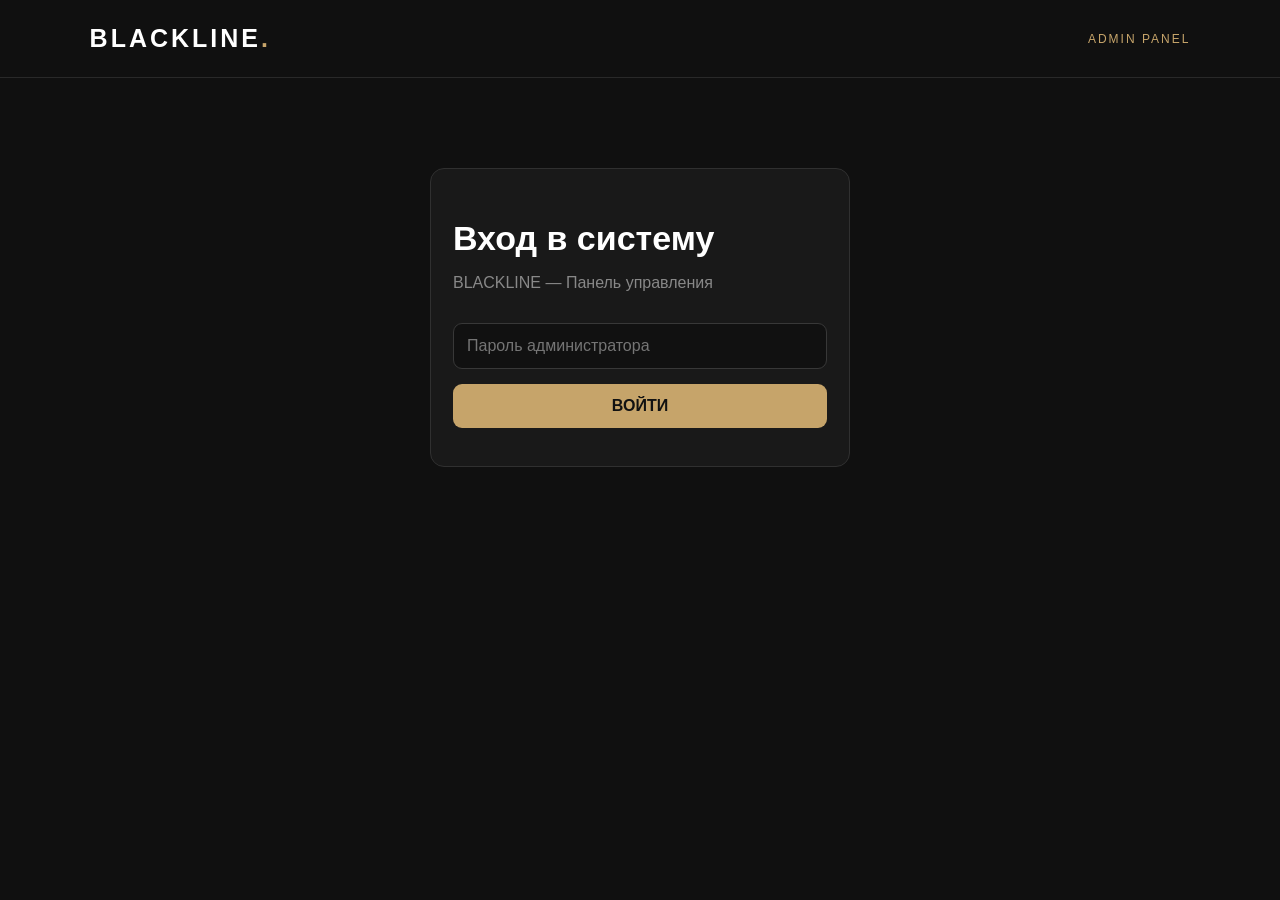
<file: admin.html>
<!DOCTYPE html>
<html lang="ru">
<head>
<meta charset="UTF-8">
<meta name="viewport" content="width=device-width, initial-scale=1">
<title>BLACKLINE — Admin</title>
<style>
*{box-sizing:border-box}
body{margin:0;background:#101010;color:#fff;font-family:Arial,sans-serif}
header{padding:24px 7%;border-bottom:1px solid #292929;display:flex;justify-content:space-between;align-items:center}
.logo{font-size:25px;font-weight:900;letter-spacing:3px}
.logo span{color:#c6a46a}
.admin-label{color:#c6a46a;font-size:12px;letter-spacing:2px}
main{max-width:1200px;margin:45px auto;padding:0 22px}
h1{font-size:34px;margin-bottom:8px}
.subtitle{color:#888}
.panel,.stat{background:#191919;border:1px solid #303030;border-radius:14px;padding:22px}
.stats{display:grid;grid-template-columns:repeat(3,1fr);gap:16px;margin:30px 0}
.stat p{color:#888;margin:0 0 12px}
.stat strong{font-size:30px;color:#c6a46a}
input,select,button{font:inherit}
input,select{background:#111;color:white;border:1px solid #383838;border-radius:9px;padding:13px;width:100%;outline:none}
button{background:#c6a46a;color:#111;border:0;border-radius:9px;padding:13px 20px;font-weight:bold;cursor:pointer}
button:hover{background:#dfbd80}
.login{max-width:420px;margin:90px auto}
.login input{margin:15px 0}
.error{color:#ff7777;margin-top:12px}
.toolbar{display:grid;grid-template-columns:2fr 1fr 1fr;gap:12px;margin:20px 0}
.table-wrap{overflow-x:auto}
table{width:100%;border-collapse:collapse;min-width:750px}
th,td{text-align:left;padding:15px 12px;border-bottom:1px solid #303030;font-size:14px}
th{color:#c6a46a}
.muted{color:#888}
.message{padding:30px;text-align:center;color:#aaa}
.hidden{display:none!important}
.logout{background:#292929;color:white}
@media(max-width:700px){.stats{grid-template-columns:1fr}.toolbar{grid-template-columns:1fr}h1{font-size:27px}}
</style>
</head>
<body>
<header>
 <div class="logo">BLACKLINE<span>.</span></div>
 <div class="admin-label">ADMIN PANEL</div>
</header>

<main>
 <section id="login" class="login panel">
  <h1>Вход в систему</h1>
  <p class="subtitle">BLACKLINE — Панель управления</p>
  <form id="login-form">
   <input id="password" type="password" placeholder="Пароль администратора" required>
   <button type="submit" style="width:100%">ВОЙТИ</button>
  </form>
  <p id="login-error" class="error"></p>
 </section>

 <section id="dashboard" class="hidden">
  <h1>Панель управления</h1>
  <p class="subtitle">Управление онлайн-записями BLACKLINE</p>
  <button class="logout" id="logout">Выйти</button>

  <section class="stats">
   <div class="stat"><p>Всего записей</p><strong id="total">—</strong></div>
   <div class="stat"><p>Сегодня</p><strong id="today">—</strong></div>
   <div class="stat"><p>Филиалы</p><strong>3</strong></div>
  </section>

  <section class="panel">
   <h2>Записи клиентов</h2>
   <div class="toolbar">
    <input id="search" placeholder="Поиск по имени или телефону">
    <select id="branch"><option value="">Все филиалы</option></select>
    <select id="master"><option value="">Все барберы</option></select>
   </div>
   <p id="status" class="muted">Загрузка записей...</p>
   <div class="table-wrap">
    <table>
     <thead><tr>
      <th>Клиент</th><th>Телефон</th><th>Филиал</th>
      <th>Барбер</th><th>Услуги</th><th>Дата</th>
      <th>Время</th><th>Цена</th>
     </tr></thead>
     <tbody id="rows"></tbody>
    </table>
   </div>
  </section>
 </section>
</main>

<script>
const login = document.getElementById("login");
const dashboard = document.getElementById("dashboard");
const passwordInput = document.getElementById("password");
const loginError = document.getElementById("login-error");
const rows = document.getElementById("rows");

let bookings = [];
let adminPassword = "";

document.getElementById("login-form").addEventListener("submit", async (event) => {
 event.preventDefault();
 adminPassword = passwordInput.value;
 loginError.textContent = "Проверяем пароль...";
 await loadBookings(true);
});

document.getElementById("logout").addEventListener("click", () => {
 adminPassword = "";
 bookings = [];
 rows.replaceChildren();
 dashboard.classList.add("hidden");
 login.classList.remove("hidden");
 passwordInput.value = "";
 loginError.textContent = "";
});

async function loadBookings(showLoginError = false) {
 try {
  const response = await fetch("/.netlify/functions/bookings", {
   headers: { Authorization: "Bearer " + adminPassword },
   cache: "no-store"
  });

  if (response.status === 401) {
   loginError.textContent = "Неверный пароль.";
   adminPassword = "";
   return;
  }

  if (!response.ok) throw new Error("Ошибка сервера: " + response.status);

  const result = await response.json();
  bookings = result.bookings || [];

  login.classList.add("hidden");
  dashboard.classList.remove("hidden");
  renderBookings();
 } catch (error) {
  loginError.textContent = "Не удалось подключиться. Проверь публикацию функции Netlify.";
  if (!showLoginError) {
   document.getElementById("status").textContent = error.message;
  }
 }
}

function value(data, key) {
 return String(data?.[key] ?? "");
}

function renderBookings() {
 const search = document.getElementById("search").value.toLowerCase();
 const branch = document.getElementById("branch").value;
 const master = document.getElementById("master").value;

 const normalized = bookings.map(item => ({
  item,
  data: item.data || {}
 }));

 const branches = [...new Set(normalized.map(x => value(x.data,"branch")).filter(Boolean))];
 const masters = [...new Set(normalized.map(x => value(x.data,"master")).filter(Boolean))];

 fillSelect("branch", "Все филиалы", branches, branch);
 fillSelect("master", "Все барберы", masters, master);

 const filtered = normalized.filter(({data}) => {
  const text = [
   value(data,"name"), value(data,"phone"),
   value(data,"services"), value(data,"branch")
  ].join(" ").toLowerCase();

  return text.includes(search)
   && (!branch || value(data,"branch") === branch)
   && (!master || value(data,"master") === master);
 });

 document.getElementById("total").textContent = bookings.length;
 const today = new Date().toISOString().slice(0,10);
 document.getElementById("today").textContent =
  normalized.filter(x => value(x.data,"date") === today).length;

 document.getElementById("status").textContent =
  "Найдено записей: " + filtered.length;

 rows.replaceChildren();

 filtered.forEach(({item,data}) => {
  const tr = document.createElement("tr");
  [
   "name","phone","branch","master","services","date","time","price"
  ].forEach(key => {
   const td = document.createElement("td");
   td.textContent = value(data,key) || "—";
   tr.appendChild(td);
  });
  rows.appendChild(tr);
 });
}

function fillSelect(id, first, values, selected) {
 const select = document.getElementById(id);
 const current = selected;
 select.replaceChildren(new Option(first,""));
 values.forEach(value => select.add(new Option(value,value)));
 select.value = current;
}

["search","branch","master"].forEach(id => {
 document.getElementById(id).addEventListener("input", renderBookings);
 document.getElementById(id).addEventListener("change", renderBookings);
});
</script>
</body>
</html>
</file>
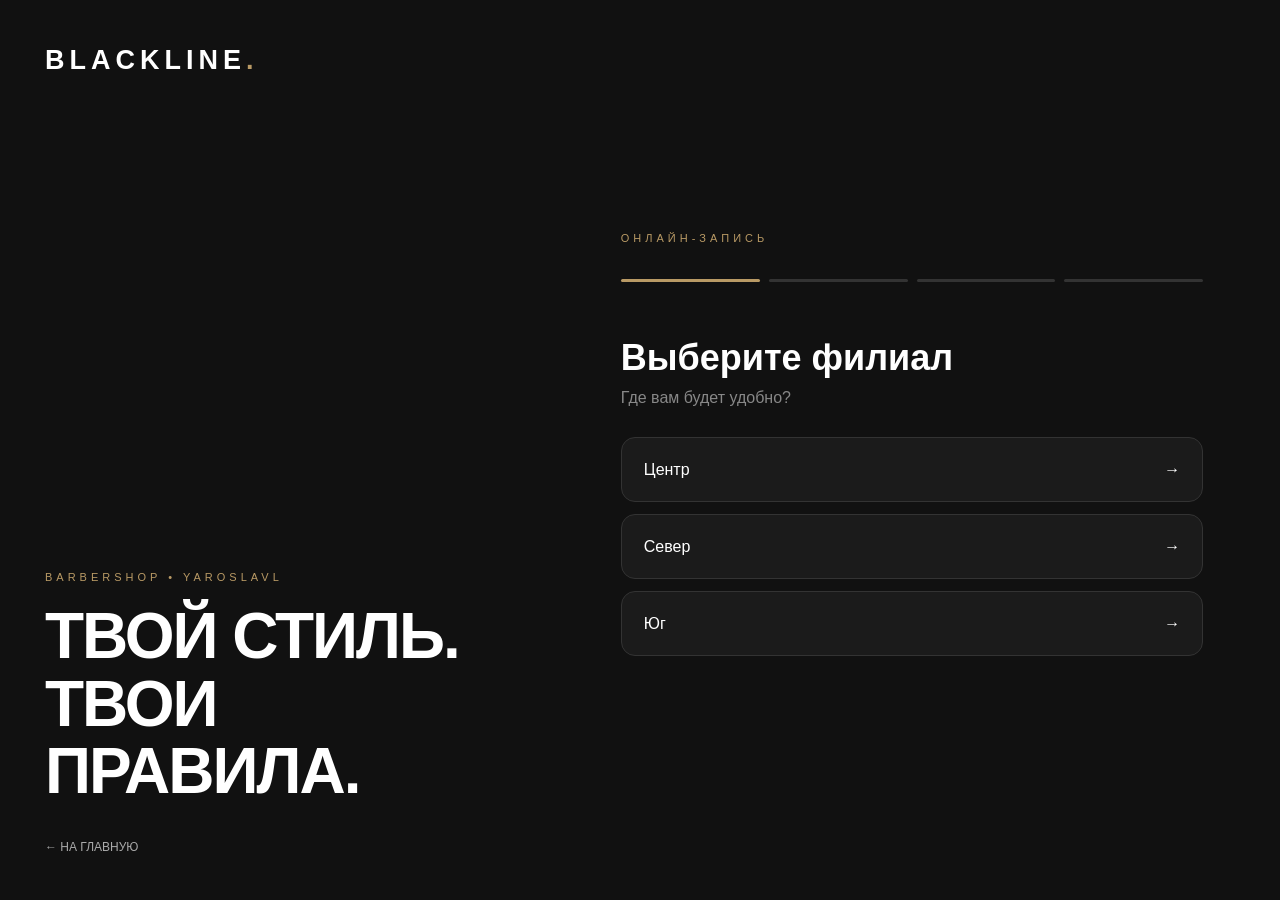
<file: booking.html>
<!DOCTYPE html>
<html lang="ru">
<head>
    <meta charset="UTF-8">
    <meta name="viewport" content="width=device-width, initial-scale=1.0">
    <title>BLACKLINE — Онлайн-запись</title>
    <link rel="stylesheet" href="style.css">
</head>
<body class="booking-body">

<div class="booking-page">

    <section class="booking-left">
        <a href="index.html" class="booking-logo">
            BLACKLINE<span>.</span>
        </a>

        <div class="booking-intro">
            <p>BARBERSHOP • YAROSLAVL</p>
            <h1>ТВОЙ СТИЛЬ.<br>ТВОИ ПРАВИЛА.</h1>
            <a href="index.html" class="back-home">← НА ГЛАВНУЮ</a>
        </div>
    </section>

    <section class="booking-right">

        <p class="booking-label">ОНЛАЙН-ЗАПИСЬ</p>

        <div class="booking-progress">
            <span class="active"></span>
            <span></span>
            <span></span>
            <span></span>
        </div>

        <div class="booking-content">

            <div class="booking-screen active-screen" id="step-1">
                <h2>Выберите филиал</h2>
                <p>Где вам будет удобно?</p>

                <button class="choice-card" data-branch="Центр">
                    Центр <span>→</span>
                </button>

                <button class="choice-card" data-branch="Север">
                    Север <span>→</span>
                </button>

                <button class="choice-card" data-branch="Юг">
                    Юг <span>→</span>
                </button>
            </div>

            <div class="booking-screen" id="step-2">
                <h2>Выберите барбера</h2>
                <p>Кто будет создавать ваш образ?</p>

                <button class="choice-card" data-master="Максим">
                    Максим <span>→</span>
                </button>

                <button class="choice-card" data-master="Саня">
                    Саня <span>→</span>
                </button>
            </div>

            <div class="booking-screen" id="step-3">
                <h2>Выберите услуги</h2>
                <p>Можно выбрать несколько услуг</p>

                <div class="service-options">

                    <button class="choice-card service-option"
                        data-service="Мужская стрижка"
                        data-price="1500"
                        data-duration="45">
                        <span>Мужская стрижка</span>
                        <strong>1 500 ₽</strong>
                        <small>45 минут</small>
                    </button>

                    <button class="choice-card service-option"
                        data-service="Стрижка машинкой"
                        data-price="900"
                        data-duration="30">
                        <span>Стрижка машинкой</span>
                        <strong>900 ₽</strong>
                        <small>30 минут</small>
                    </button>

                    <button class="choice-card service-option"
                        data-service="Оформление бороды"
                        data-price="800"
                        data-duration="30">
                        <span>Оформление бороды</span>
                        <strong>800 ₽</strong>
                        <small>30 минут</small>
                    </button>

                </div>

                <div class="service-summary">
                    <h3 id="selected-count">Выбрано: 0 услуг</h3>
                    <p id="selected-details">Выберите услуги выше</p>
                    <p class="summary-total" id="selected-total">
                        0 ₽ • 0 минут
                    </p>
                </div>

                <button id="continue-services" class="main-btn" disabled>
                    ПРОДОЛЖИТЬ →
                </button>
            </div>

            <div class="booking-screen" id="step-4">
                <h2>Выберите дату и время</h2>
                <p>Когда вам удобно прийти?</p>

                <input type="date" id="booking-date">

                <div class="time-options">
                    <button class="choice-card" data-time="10:00">10:00</button>
                    <button class="choice-card" data-time="12:00">12:00</button>
                    <button class="choice-card" data-time="14:00">14:00</button>
                    <button class="choice-card" data-time="16:00">16:00</button>
                </div>

                <div class="service-summary">
                    <p id="final-summary">Ваш выбор появится здесь</p>
                </div>

                <div class="client-form">
                    <h3>Ваши данные</h3>

                    <input
                        type="text"
                        id="client-name"
                        placeholder="Ваше имя"
                        autocomplete="name"
                    >

                    <input
                        type="tel"
                        id="client-phone"
                        placeholder="+7 (999) 123-45-67"
                        autocomplete="tel"
                    >

                    <button id="confirm-booking" class="main-btn" disabled>
                        ПОДТВЕРДИТЬ ЗАПИСЬ
                    </button>
                </div>
            </div>

        </div>

        <button id="back-button" hidden>
            ← НАЗАД
        </button>

    </section>
</div>

<!-- Скрытая форма для Netlify -->
<form name="blackline-booking"
      method="POST"
      data-netlify="true"
      netlify-honeypot="bot-field"
      hidden>

    <input type="hidden" name="form-name" value="blackline-booking">

    <input name="bot-field">

    <input name="branch">
    <input name="master">
    <input name="services">
    <input name="date">
    <input name="time">
    <input name="name">
    <input name="phone">
    <input name="price">
    <input name="duration">
</form>

<script src="script.js"></script>
</body>
</html>
</file>
<file: style.css>
/* ==============================
   BLACKLINE — ОБЩИЕ НАСТРОЙКИ
============================== */

* {
    margin: 0;
    padding: 0;
    box-sizing: border-box;
}

html {
    scroll-behavior: smooth;
}

body {
    background: #101010;
    color: #f5f5f5;
    font-family: Arial, sans-serif;
}

:root {
    --gold: #b99a65;
    --dark: #101010;
    --card: #1b1b1b;
    --border: #303030;
}

.gold-label {
    color: var(--gold);
    font-size: 11px;
    letter-spacing: 4px;
    font-weight: bold;
}

.main-btn,
.header-btn {
    display: inline-flex;
    justify-content: center;
    align-items: center;
    padding: 16px 25px;
    background: var(--gold);
    color: #111;
    border: 1px solid var(--gold);
    border-radius: 9px;
    text-decoration: none;
    font-size: 12px;
    font-weight: bold;
    letter-spacing: 1px;
    transition: .3s;
    cursor: pointer;
}

.main-btn:hover,
.header-btn:hover {
    background: transparent;
    color: var(--gold);
}


/* ==============================
   ГЛАВНАЯ — ШАПКА
============================== */

.home-header {
    height: 90px;
    padding: 0 8%;
    display: flex;
    align-items: center;
    justify-content: space-between;
    background: #101010;
    border-bottom: 1px solid #292929;
}

.logo {
    color: white;
    font-size: 25px;
    font-weight: bold;
    letter-spacing: 5px;
    text-decoration: none;
}

.logo span,
.booking-logo span {
    color: var(--gold);
}

.home-header nav {
    display: flex;
    gap: 30px;
}

.home-header nav a {
    color: #aaa;
    font-size: 13px;
    text-decoration: none;
    transition: .3s;
}

.home-header nav a:hover {
    color: var(--gold);
}


/* ==============================
   ГЛАВНАЯ — ПЕРВЫЙ ЭКРАН
============================== */

.hero {
    min-height: 720px;
    padding: 100px 10%;
    position: relative;
    display: flex;
    align-items: center;
    overflow: hidden;
    background:
        linear-gradient(90deg, #101010 4%, #101010e8 35%, #10101055 100%),
        url("https://images.unsplash.com/photo-1503951914875-452162b0f3f1?w=1800")
        center/cover no-repeat;
}

.hero-content {
    position: relative;
    z-index: 2;
    max-width: 750px;
}

.hero h1 {
    color: white;
    font-size: clamp(48px, 7vw, 88px);
    line-height: 1;
    letter-spacing: -4px;
    margin: 25px 0;
}

.hero-description {
    color: #aaa;
    line-height: 1.8;
    max-width: 420px;
    margin-bottom: 30px;
}

.hero-bottom {
    position: absolute;
    bottom: 30px;
    left: 10%;
    right: 10%;
    display: flex;
    justify-content: space-between;
    color: #888;
    font-size: 10px;
    letter-spacing: 2px;
}


/* ==============================
   ОБЩИЕ СЕКЦИИ
============================== */

.about-section,
.services-section,
.team-section {
    padding: 110px 10%;
    background: #111;
    color: white;
}

.section-heading {
    margin-bottom: 45px;
}

.section-heading h2 {
    color: white;
    font-size: clamp(32px, 4vw, 48px);
    margin-top: 15px;
}

.section-description {
    color: #888;
    margin-top: 15px;
}


/* ==============================
   О НАС
============================== */

.about-content {
    display: grid;
    grid-template-columns: 1fr 1fr;
    gap: 60px;
    align-items: center;
}

.about-image {
    height: 450px;
    overflow: hidden;
    border-radius: 8px;
}

.about-image img {
    display: block;
    width: 100%;
    height: 100%;
    object-fit: cover;
}

.about-text h3 {
    color: white;
    font-size: 27px;
    line-height: 1.3;
    margin: 20px 0;
}

.about-text > p:not(.gold-label) {
    color: #999;
    line-height: 1.9;
    margin-bottom: 15px;
}

.text-link {
    display: inline-block;
    color: var(--gold);
    text-decoration: none;
    margin-top: 20px;
    font-size: 12px;
    letter-spacing: 1px;
}


/* ==============================
   УСЛУГИ И КОНТАКТЫ
============================== */

.services-layout {
    display: grid;
    grid-template-columns: 1.5fr .8fr;
    gap: 35px;
    align-items: stretch;
}

.services-grid {
    display: grid;
    gap: 15px;
}

.service-card {
    padding: 28px;
    background: var(--card);
    border: 1px solid var(--border);
    border-radius: 9px;
    transition: .3s;
}

.service-card:hover {
    border-color: var(--gold);
    transform: translateY(-3px);
}

.service-number {
    color: var(--gold);
    font-size: 12px;
}

.service-card h3 {
    color: white;
    margin: 15px 0 8px;
    font-size: 21px;
}

.service-card p {
    color: #888;
    font-size: 14px;
    margin-bottom: 18px;
}

.service-card strong {
    color: var(--gold);
    font-size: 18px;
}

.contact-card {
    padding: 35px;
    background: #1a1a1a;
    border: 1px solid #39332a;
    border-radius: 9px;
}

.contact-card h2 {
    color: white;
    font-size: 27px;
    margin: 18px 0;
}

.contact-description {
    color: #999;
    line-height: 1.7;
    margin-bottom: 30px;
}

.contact-info {
    border-top: 1px solid #333;
    padding: 18px 0;
}

.contact-info span {
    color: var(--gold);
    font-size: 10px;
    letter-spacing: 2px;
}

.contact-info p {
    color: white;
    margin-top: 8px;
}

.contact-button {
    width: 100%;
    margin-top: 20px;
}


/* ==============================
   БАРБЕРЫ
============================== */

.team-section {
    background: #151515;
}

.team-grid {
    display: grid;
    grid-template-columns: repeat(2, minmax(0, 1fr));
    gap: 25px;
    max-width: 950px;
}

.barber-card {
    background: #1c1c1c;
    border: 1px solid #303030;
    border-radius: 9px;
    overflow: hidden;
}

.barber-photo {
    height: 420px;
    overflow: hidden;
}

.barber-photo img {
    display: block;
    width: 100%;
    height: 100%;
    object-fit: cover;
    object-position: center;
    transition: .5s;
}

.barber-card:hover img {
    transform: scale(1.04);
}

.barber-info {
    padding: 25px;
}

.barber-info span {
    color: var(--gold);
    font-size: 10px;
    letter-spacing: 3px;
}

.barber-info h3 {
    color: white;
    font-size: 25px;
    margin: 12px 0;
}

.barber-info p {
    color: #999;
    font-size: 14px;
}

.team-booking {
    margin-top: 50px;
    padding: 35px;
    border: 1px solid #333;
    border-radius: 9px;
    display: flex;
    align-items: center;
    justify-content: space-between;
    gap: 20px;
}

.team-booking p {
    color: white;
    font-weight: bold;
    letter-spacing: 1px;
}


/* ==============================
   ФИНАЛ И ПОДВАЛ
============================== */

.final-section {
    padding: 110px 10%;
    text-align: center;
    background: #101010;
}

.final-section h2 {
    color: white;
    font-size: clamp(30px, 5vw, 55px);
    margin: 20px 0 30px;
}

.home-footer {
    padding: 35px 8%;
    background: #090909;
    border-top: 1px solid #292929;
    display: flex;
    align-items: center;
    justify-content: space-between;
}

.home-footer p,
.home-footer > a:last-child {
    color: #777;
    font-size: 11px;
    text-decoration: none;
}


/* ==============================
   СТРАНИЦА ОНЛАЙН-ЗАПИСИ
============================== */

.booking-body {
    min-height: 100vh;
    background: #111;
}

.booking-page {
    min-height: 100vh;
    display: grid;
    grid-template-columns: .85fr 1.15fr;
    background: #111;
}

.booking-left {
    min-height: 100vh;
    padding: 45px;
    display: flex;
    flex-direction: column;
    justify-content: space-between;
    background:
        linear-gradient(0deg, #111 0%, #1115 55%, #1119 100%),
        url("https://images.unsplash.com/photo-1503951914875-452162b0f3f1?w=1200")
        center/cover no-repeat;
}

.booking-logo {
    color: white;
    font-size: 27px;
    font-weight: bold;
    letter-spacing: 5px;
    text-decoration: none;
}

.booking-intro p {
    color: var(--gold);
    font-size: 11px;
    letter-spacing: 4px;
}

.booking-intro h1 {
    color: white;
    font-size: clamp(35px, 5vw, 65px);
    line-height: 1.05;
    letter-spacing: -2px;
    margin: 20px 0;
}

.back-home {
    display: inline-block;
    color: #aaa;
    text-decoration: none;
    font-size: 12px;
    margin-top: 15px;
}

.back-home:hover {
    color: var(--gold);
}

.booking-right {
    padding: 55px clamp(25px, 6vw, 85px);
    display: flex;
    flex-direction: column;
    justify-content: center;
    min-width: 0;
}

.booking-label {
    color: var(--gold);
    letter-spacing: 4px;
    font-size: 11px;
    margin-bottom: 35px;
}

.booking-progress {
    display: flex;
    gap: 9px;
    margin-bottom: 55px;
}

.booking-progress span {
    height: 3px;
    flex: 1;
    background: #333;
    border-radius: 10px;
}

.booking-progress span.active {
    background: var(--gold);
}

.booking-screen {
    display: none;
}

.booking-screen.active-screen {
    display: block;
    animation: screenAppear .3s ease;
}

@keyframes screenAppear {
    from {
        opacity: 0;
        transform: translateY(10px);
    }
    to {
        opacity: 1;
        transform: translateY(0);
    }
}

.booking-screen h2 {
    color: white;
    font-size: clamp(25px, 3vw, 36px);
    margin-bottom: 10px;
}

.booking-screen > p {
    color: #888;
    margin-bottom: 30px;
}

.choice-card {
    width: 100%;
    min-height: 65px;
    padding: 18px 22px;
    margin-bottom: 12px;
    display: flex;
    align-items: center;
    justify-content: space-between;
    gap: 15px;
    background: #1b1b1b;
    border: 1px solid #333;
    border-radius: 14px;
    color: white;
    font-size: 16px;
    text-align: left;
    cursor: pointer;
    transition: .25s;
}

.choice-card:hover {
    border-color: var(--gold);
    background: #222;
}

.choice-card.selected {
    border-color: var(--gold);
    background: #292319;
    box-shadow: 0 0 0 1px var(--gold);
}

.service-options {
    display: grid;
    gap: 2px;
}

.service-option {
    min-height: 85px;
}

.service-option span {
    font-weight: bold;
}

.service-option strong {
    color: var(--gold);
    white-space: nowrap;
}

.service-option small {
    color: #999;
    white-space: nowrap;
}

.service-summary {
    margin-top: 22px;
    padding: 22px;
    background: #1b1b1b;
    border: 1px solid #333;
    border-radius: 14px;
}

.service-summary h3 {
    font-size: 17px;
    margin-bottom: 10px;
    color: white;
}

.service-summary p {
    color: #999;
    font-size: 14px;
    margin-bottom: 8px;
}

.service-summary .summary-total {
    color: var(--gold);
    font-size: 19px;
    font-weight: bold;
    margin-top: 15px;
}

.booking-screen .main-btn {
    width: 100%;
    margin-top: 20px;
}

.booking-screen .main-btn:disabled {
    opacity: .4;
    cursor: not-allowed;
}

#booking-date {
    width: 100%;
    padding: 17px;
    margin-bottom: 20px;
    background: #1b1b1b;
    border: 1px solid #444;
    border-radius: 12px;
    color: white;
    color-scheme: dark;
}

.time-options {
    display: grid;
    grid-template-columns: 1fr 1fr;
    gap: 10px;
}

.time-options .choice-card {
    justify-content: center;
}

#back-button {
    margin-top: 30px;
    width: fit-content;
    padding: 12px 20px;
    background: transparent;
    border: 1px solid #444;
    border-radius: 30px;
    color: #aaa;
    cursor: pointer;
}

#back-button:hover {
    border-color: var(--gold);
    color: var(--gold);
}


/* ==============================
   АДАПТИВНОСТЬ
============================== */

@media (max-width: 850px) {
    .home-header {
        height: auto;
        padding: 22px 6%;
        flex-wrap: wrap;
        gap: 20px;
    }

    .home-header nav {
        order: 3;
        width: 100%;
        justify-content: space-between;
        gap: 10px;
    }

    .home-header nav a {
        font-size: 11px;
    }

    .hero {
        min-height: 600px;
        padding: 80px 7%;
    }

    .hero h1 {
        letter-spacing: -2px;
    }

    .hero-bottom {
        left: 7%;
        right: 7%;
        font-size: 8px;
    }

    .about-section,
    .services-section,
    .team-section {
        padding: 75px 7%;
    }

    .about-content,
    .services-layout {
        grid-template-columns: 1fr;
    }

    .about-image {
        height: 320px;
    }

    .team-grid {
        grid-template-columns: 1fr;
    }

    .barber-photo {
        height: 350px;
    }

    .team-booking {
        flex-direction: column;
        align-items: flex-start;
    }

    .home-footer {
        flex-wrap: wrap;
        gap: 20px;
    }

    .booking-page {
        grid-template-columns: 1fr;
    }

    .booking-left {
        min-height: 270px;
        padding: 25px;
    }

    .booking-intro h1 {
        font-size: 35px;
    }

    .booking-right {
        padding: 35px 22px;
    }

    .booking-progress {
        margin-bottom: 35px;
    }
}

@media (max-width: 480px) {
    .service-option {
        flex-wrap: wrap;
    }

    .home-logo {
        font-size: 21px;
    }

    .header-btn {
        padding: 13px 15px;
        font-size: 10px;
    }
}

/* Поля имени и телефона в бронировании */

.booking-right input[type="text"],
.booking-right input[type="tel"] {
    display: block;
    width: 100%;
    box-sizing: border-box;
    height: 58px;
    padding: 0 20px;
    margin: 12px 0 18px;

    background: #171717;
    border: 1px solid #353535;
    border-radius: 14px;

    color: #ffffff;
    font-family: inherit;
    font-size: 16px;
    outline: none;

    transition: border-color 0.25s, background 0.25s;
}

.booking-right input[type="text"]::placeholder,
.booking-right input[type="tel"]::placeholder {
    color: #858585;
}

.booking-right input[type="text"]:focus,
.booking-right input[type="tel"]:focus {
    border-color: #c5a46d;
    background: #1d1b18;
    box-shadow: 0 0 0 3px rgba(197, 164, 109, 0.12);
}
</file>
